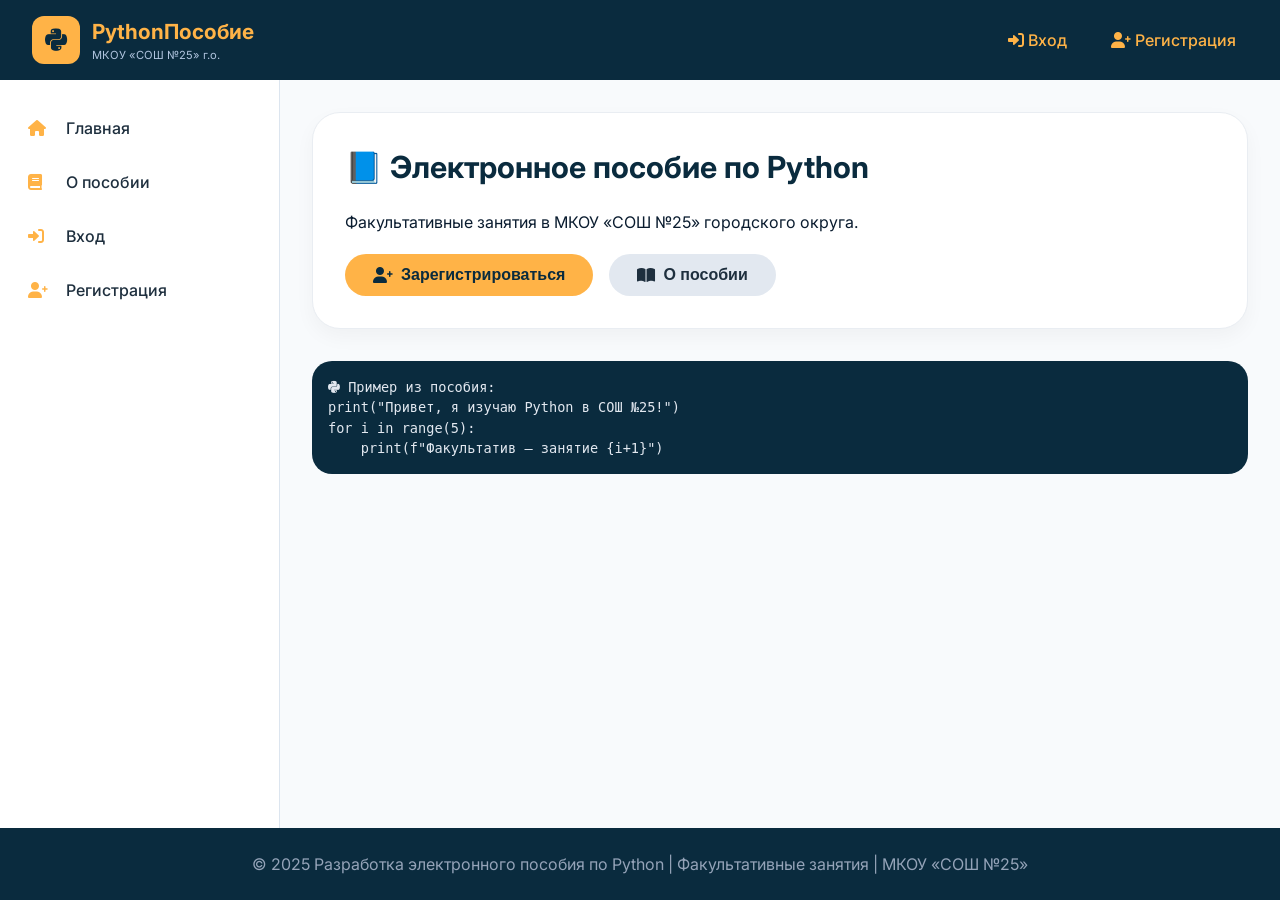
<file: zalik/index.html>
<!DOCTYPE html>
<html lang="ru">
<head>
    <meta charset="UTF-8">
    <meta name="viewport" content="width=device-width, initial-scale=1.0">
    <title>Python Пособие | Главная | МКОУ "СОШ №25"</title>
    <link rel="stylesheet" href="https://cdnjs.cloudflare.com/ajax/libs/font-awesome/6.0.0-beta3/css/all.min.css">
    <link href="https://fonts.googleapis.com/css2?family=Inter:opsz,wght@14..32,300;400;500;600;700;800&display=swap" rel="stylesheet">
    <link rel="stylesheet" href="css/style.css">
</head>
<body>
<div class="wrapper">
    <header class="site-header">
        <div class="logo">
            <div class="logo-img"><i class="fab fa-python"></i></div>
            <div><span>PythonПособие</span><small>МКОУ «СОШ №25» г.о.</small></div>
        </div>
        <div class="header-info" id="headerAuthBlock"></div>
    </header>
    <div class="main-container">
        <aside class="sidebar"><nav class="vertical-menu" id="sidebarMenu"></nav></aside>
        <main class="content" id="mainContent"><div id="dynamicContent"></div></main>
    </div>
    <footer class="site-footer"><p>© 2025 Разработка электронного пособия по Python | Факультативные занятия | МКОУ «СОШ №25»</p></footer>
</div>
<script src="js/main.js"></script>
<script>
    function renderHome() {
        const container = document.getElementById('dynamicContent');
        if (currentUserId) {
            const user = getUserById(currentUserId);
            const isAdminUser = user && user.isAdmin;
            container.innerHTML = `
                <div class="welcome-card">
                    <h1>🐍 Добро пожаловать на факультатив по Python, ${user ? escapeHtml(user.fullName) : 'ученик'}!</h1>
                    <p>Электронное пособие разработано специально для учащихся МКОУ «СОШ №25».</p>
                    <div class="action-buttons">
                        <button class="btn-primary" id="goCreate"><i class="fas fa-file-alt"></i> Подать заявку на пособие</button>
                        <button class="btn-secondary" id="goAbout"><i class="fas fa-info-circle"></i> Узнать о пособии</button>
                        ${isAdminUser ? '<button class="btn-secondary" id="goAdmin"><i class="fas fa-user-shield"></i> Админ-панель</button>' : ''}
                    </div>
                </div>
                <div class="info-blocks">
                    <div class="info-card"><i class="fab fa-python fa-2x"></i><h3>10+ модулей</h3><p>От основ до ООП</p></div>
                    <div class="info-card"><i class="fas fa-laptop-code fa-2x"></i><h3>Интерактивные задачи</h3><p>Практика онлайн</p></div>
                    <div class="info-card"><i class="fas fa-chalkboard-user fa-2x"></i><h3>Поддержка тьюторов</h3><p>Факультатив 2 раза в неделю</p></div>
                </div>
            `;
            document.getElementById('goCreate')?.addEventListener('click',()=>{ window.location.href='create_app.html'; });
            document.getElementById('goAbout')?.addEventListener('click',()=>{ window.location.href='about.html'; });
            document.getElementById('goAdmin')?.addEventListener('click',()=>{ window.location.href='admin.html'; });
        } else {
            container.innerHTML = `
                <div class="welcome-card">
                    <h1>📘 Электронное пособие по Python</h1>
                    <p>Факультативные занятия в МКОУ «СОШ №25» городского округа.</p>
                    <div class="action-buttons">
                        <button class="btn-primary" id="toRegBtn"><i class="fas fa-user-plus"></i> Зарегистрироваться</button>
                        <button class="btn-secondary" id="toAboutBtn"><i class="fas fa-book-open"></i> О пособии</button>
                    </div>
                </div>
                <div class="code-sample">
                    <i class="fab fa-python"></i> Пример из пособия:<br>
                    print("Привет, я изучаю Python в СОШ №25!")<br>
                    for i in range(5):<br>
                    &nbsp;&nbsp;&nbsp;&nbsp;print(f"Факультатив — занятие {i+1}")
                </div>
            `;
            document.getElementById('toRegBtn')?.addEventListener('click',()=>{ window.location.href='register.html'; });
            document.getElementById('toAboutBtn')?.addEventListener('click',()=>{ window.location.href='about.html'; });
        }
    }
    updateHeaderAndMenu();
    renderHome();
</script>
</body>
</html>
</file>
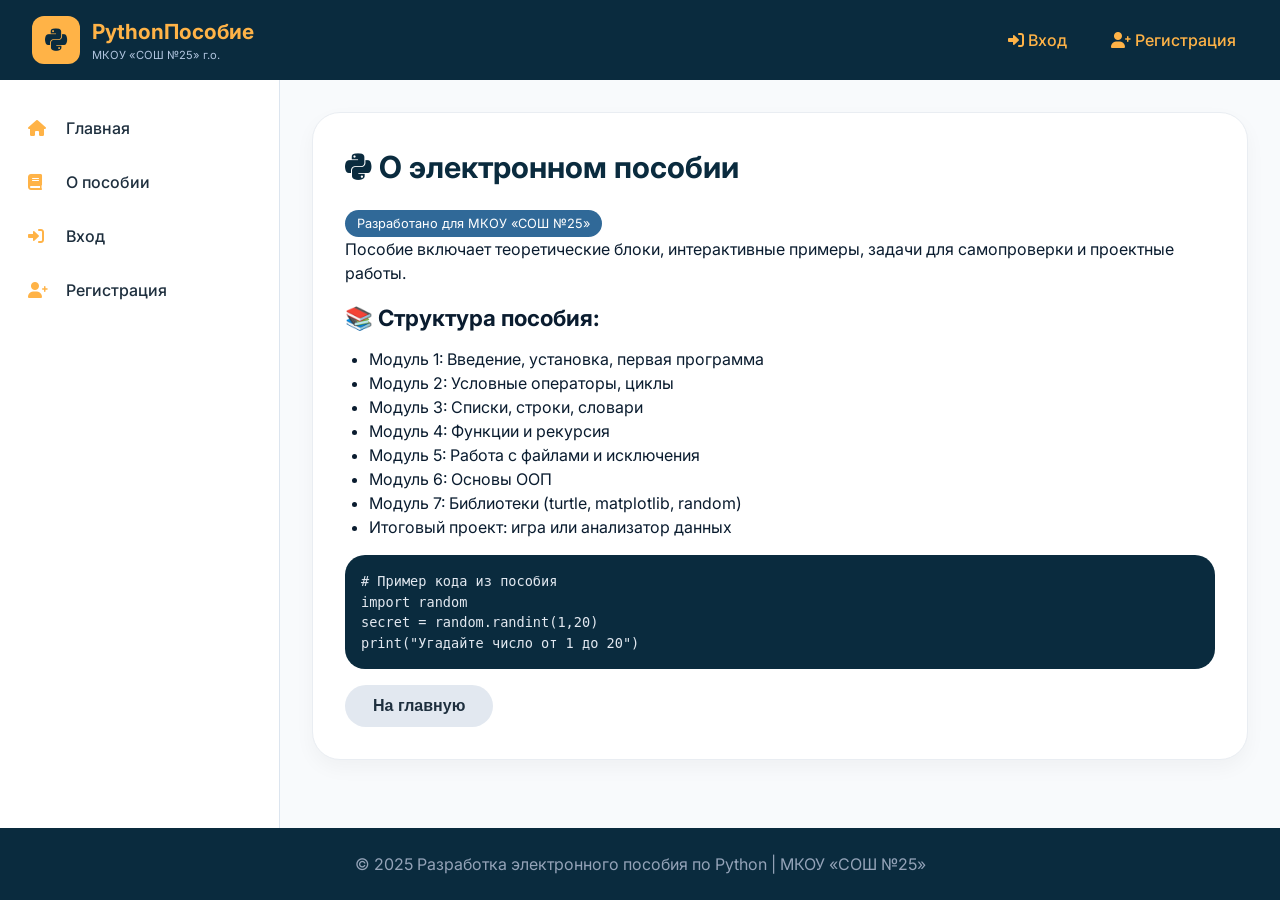
<file: zalik/about.html>
<!DOCTYPE html>
<html lang="ru">
<head>
    <meta charset="UTF-8">
    <meta name="viewport" content="width=device-width, initial-scale=1.0">
    <title>О пособии | Python Факультатив</title>
    <link rel="stylesheet" href="https://cdnjs.cloudflare.com/ajax/libs/font-awesome/6.0.0-beta3/css/all.min.css">
    <link href="https://fonts.googleapis.com/css2?family=Inter:opsz,wght@14..32,300;400;500;600;700;800&display=swap" rel="stylesheet">
    <link rel="stylesheet" href="css/style.css">
</head>
<body>
<div class="wrapper">
    <header class="site-header">
        <div class="logo"><div class="logo-img"><i class="fab fa-python"></i></div><div><span>PythonПособие</span><small>МКОУ «СОШ №25» г.о.</small></div></div>
        <div class="header-info" id="headerAuthBlock"></div>
    </header>
    <div class="main-container">
        <aside class="sidebar"><nav class="vertical-menu" id="sidebarMenu"></nav></aside>
        <main class="content">
            <div class="card">
                <h1><i class="fab fa-python"></i> О электронном пособии</h1>
                <p><span class="badge-python">Разработано для МКОУ «СОШ №25»</span></p>
                <p>Пособие включает теоретические блоки, интерактивные примеры, задачи для самопроверки и проектные работы.</p>
                <h2>📚 Структура пособия:</h2>
                <ul style="margin-left: 1.5rem;">
                    <li>Модуль 1: Введение, установка, первая программа</li>
                    <li>Модуль 2: Условные операторы, циклы</li>
                    <li>Модуль 3: Списки, строки, словари</li>
                    <li>Модуль 4: Функции и рекурсия</li>
                    <li>Модуль 5: Работа с файлами и исключения</li>
                    <li>Модуль 6: Основы ООП</li>
                    <li>Модуль 7: Библиотеки (turtle, matplotlib, random)</li>
                    <li>Итоговый проект: игра или анализатор данных</li>
                </ul>
                <div class="code-sample">
                    # Пример кода из пособия<br>
                    import random<br>
                    secret = random.randint(1,20)<br>
                    print("Угадайте число от 1 до 20")
                </div>
                <button class="btn-secondary" id="backHome">На главную</button>
            </div>
        </main>
    </div>
    <footer class="site-footer"><p>© 2025 Разработка электронного пособия по Python | МКОУ «СОШ №25»</p></footer>
</div>
<script src="js/main.js"></script>
<script>
    updateHeaderAndMenu();
    document.getElementById('backHome')?.addEventListener('click',()=>{ window.location.href='index.html'; });
</script>
</body>
</html>
</file>
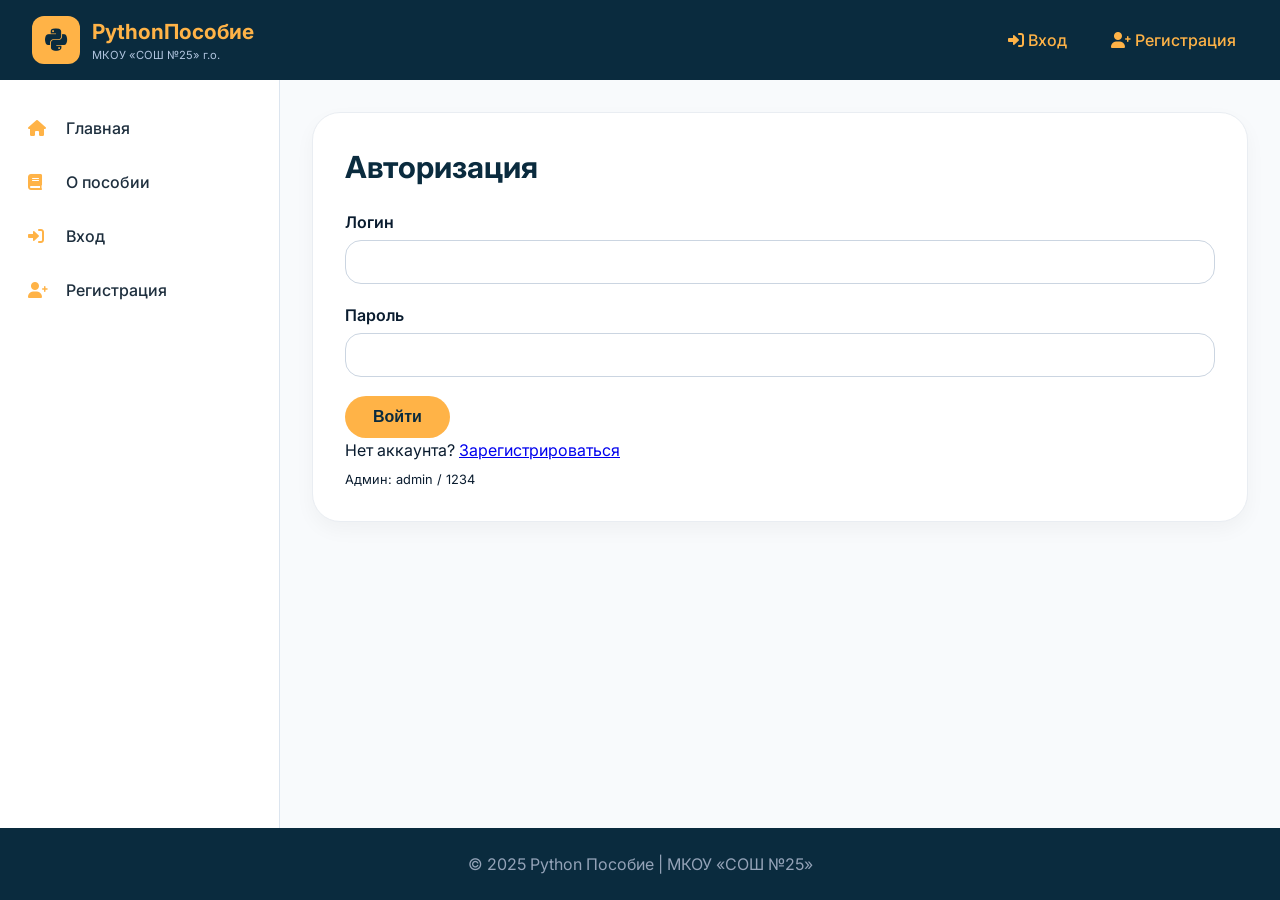
<file: zalik/admin.html>
<!DOCTYPE html>
<html lang="ru">
<head>
    <meta charset="UTF-8">
    <meta name="viewport" content="width=device-width, initial-scale=1.0">
    <title>Админ-панель | Python Факультатив</title>
    <link rel="stylesheet" href="https://cdnjs.cloudflare.com/ajax/libs/font-awesome/6.0.0-beta3/css/all.min.css">
    <link href="https://fonts.googleapis.com/css2?family=Inter:opsz,wght@14..32,300;400;500;600;700;800&display=swap" rel="stylesheet">
    <link rel="stylesheet" href="css/style.css">
</head>
<body>
<div class="wrapper">
    <header class="site-header">
        <div class="logo"><div class="logo-img"><i class="fab fa-python"></i></div><div><span>PythonПособие</span><small>МКОУ «СОШ №25» г.о.</small></div></div>
        <div class="header-info" id="headerAuthBlock"></div>
    </header>
    <div class="main-container">
        <aside class="sidebar"><nav class="vertical-menu" id="sidebarMenu"></nav></aside>
        <main class="content" id="dynamicContent"></main>
    </div>
    <footer class="site-footer"><p>© 2025 Python Пособие | МКОУ «СОШ №25»</p></footer>
</div>
<script src="js/main.js"></script>
<script>
    updateHeaderAndMenu();
    if (!requireAdmin()) {}
    
    function renderAdminPanel() {
        const container = document.getElementById('dynamicContent');
        const stats = getStats();
        const allApps = getAllApps();
        
        let statsHtml = `
            <div class="admin-stats">
                <div class="stat-card"><div class="stat-number">${stats.totalUsers}</div><div>Пользователей</div></div>
                <div class="stat-card"><div class="stat-number">${stats.totalApps}</div><div>Всего заявок</div></div>
                <div class="stat-card"><div class="stat-number">${stats.newApps}</div><div>Новых</div></div>
                <div class="stat-card"><div class="stat-number">${stats.acceptedApps}</div><div>Принятых</div></div>
                <div class="stat-card"><div class="stat-number">${stats.rejectedApps}</div><div>Отклонённых</div></div>
            </div>
        `;
        
        if(allApps.length === 0){
            container.innerHTML = statsHtml + `<div class="card"><h1>Админ-панель</h1><div class="alert info">Заявок пока нет.</div></div>`;
            return;
        }
        
        let rows = '';
        allApps.forEach(app => {
            const user = getUserById(app.userId);
            let statusClass = '';
            if(app.status === 'новая') statusClass = 'status-новая';
            else if(app.status === 'принята') statusClass = 'status-принята';
            else if(app.status === 'отклонена') statusClass = 'status-отклонена';
            
            rows += `<tr>
                <td>${app.id}</td>
                <td>${user ? escapeHtml(user.fullName) : 'Неизвестно'}</td>
                <td>${user ? escapeHtml(user.login) : '?'}</td>
                <td>${escapeHtml(app.address)}</td>
                <td>${escapeHtml(app.contactPhone)}</td>
                <td>${app.desiredDate}</td>
                <td>${app.desiredTime}</td>
                <td>${escapeHtml(app.serviceType)}</td>
                <td>${app.deliveryType}</td>
                <td><span class="status-badge ${statusClass}">${app.status}</span></td>
                <td>${new Date(app.createdAt).toLocaleString()}</td>
                <td>
                    <button class="btn-success" style="padding:6px 12px; margin:2px;" onclick="acceptRequest(${app.id})"><i class="fas fa-check"></i> Принять</button>
                    <button class="btn-danger" style="padding:6px 12px; margin:2px;" onclick="rejectRequest(${app.id})"><i class="fas fa-times"></i> Отклонить</button>
                    <button class="btn-secondary" style="padding:6px 12px; margin:2px; background:#ef4444;" onclick="deleteRequestConfirm(${app.id})"><i class="fas fa-trash"></i> Удалить</button>
                </td>
            </tr>`;
        });
        
        container.innerHTML = statsHtml + `
            <div class="card">
                <h1><i class="fas fa-user-shield"></i> Админ-панель</h1>
                <p>Управление заявками на получение электронного пособия по Python</p>
                <div class="requests-list" style="overflow-x:auto;">
                    <table class="requests-table">
                        <thead><tr>
                            <th>ID</th><th>ФИО</th><th>Логин</th><th>Адрес</th><th>Телефон</th><th>Дата</th><th>Время</th><th>Модуль</th><th>Способ</th><th>Статус</th><th>Создана</th><th>Действия</th>
                        </tr></thead>
                        <tbody>${rows}</tbody>
                    </table>
                </div>
            </div>
        `;
    }
    
    window.acceptRequest = function(id) {
        if(updateRequestStatus(id, 'принята')){
            alert('Заявка принята');
            renderAdminPanel();
        }
    };
    
    window.rejectRequest = function(id) {
        if(updateRequestStatus(id, 'отклонена')){
            alert('Заявка отклонена');
            renderAdminPanel();
        }
    };
    
    window.deleteRequestConfirm = function(id) {
        if(confirm('Удалить заявку №' + id + '?')){
            if(deleteRequest(id)){
                alert('Заявка удалена');
                renderAdminPanel();
            }
        }
    };
    
    renderAdminPanel();
</script>
</body>
</html>
</file>
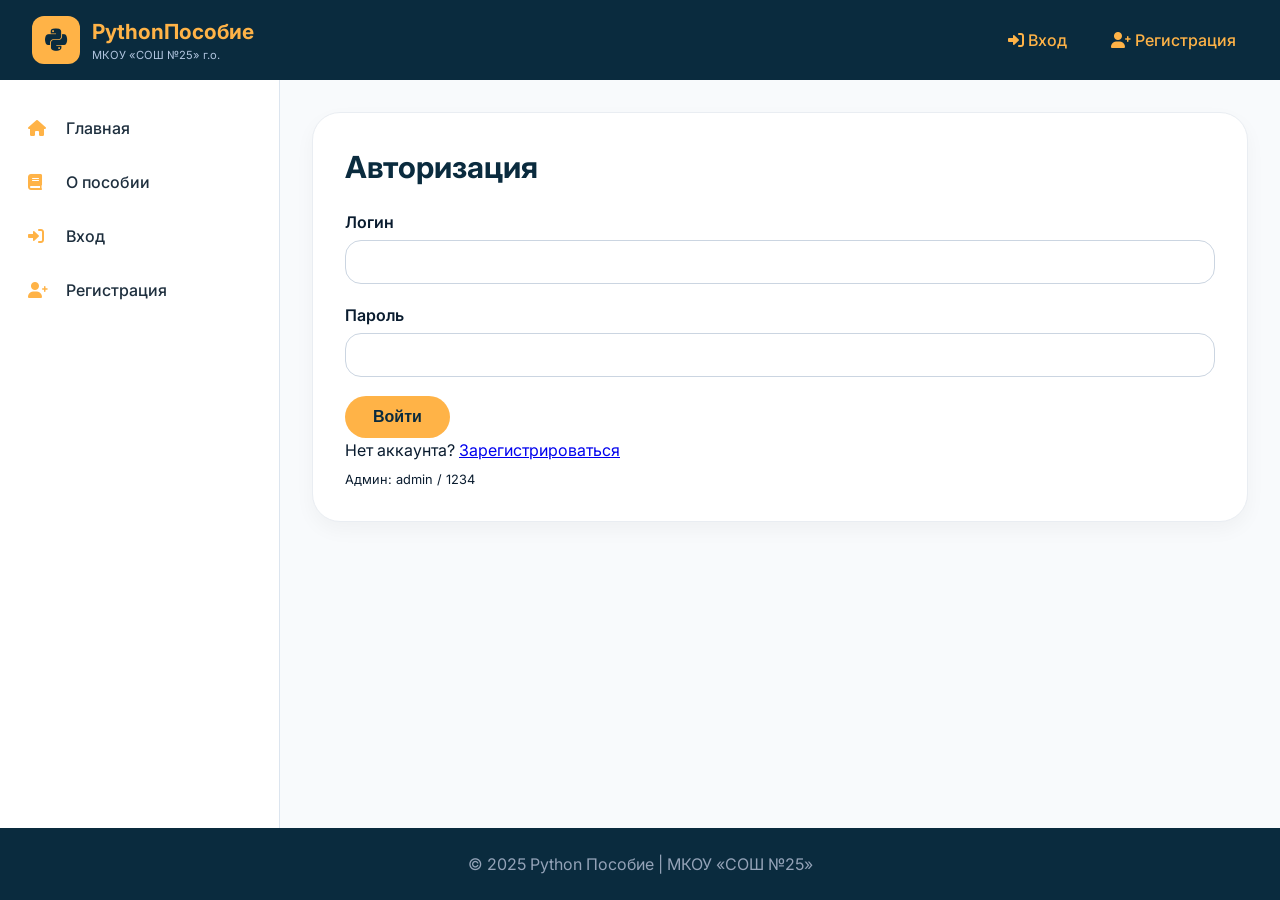
<file: zalik/create.html>
<!DOCTYPE html>
<html lang="ru">
<head>
    <meta charset="UTF-8">
    <meta name="viewport" content="width=device-width, initial-scale=1.0">
    <title>Создание заявки | Python Факультатив</title>
    <link rel="stylesheet" href="https://cdnjs.cloudflare.com/ajax/libs/font-awesome/6.0.0-beta3/css/all.min.css">
    <link href="https://fonts.googleapis.com/css2?family=Inter:opsz,wght@14..32,300;400;500;600;700;800&display=swap" rel="stylesheet">
    <link rel="stylesheet" href="css/style.css">
</head>
<body>
<div class="wrapper">
    <header class="site-header">
        <div class="logo">
            <div class="logo-img"><i class="fab fa-python"></i></div>
            <div><span>PythonПособие</span><small>МКОУ «СОШ №25» г.о.</small></div>
        </div>
        <div class="header-info" id="headerAuthBlock"></div>
    </header>
    <div class="main-container">
        <aside class="sidebar"><nav class="vertical-menu" id="sidebarMenu"></nav></aside>
        <main class="content">
            <div class="form-container">
                <h1>📝 Заявка на получение пособия</h1>
                <p>Заполните форму для участия в факультативе по Python</p>
                <div id="appMsg"></div>
                <form id="appForm" class="styled-form">
                    <div class="form-group">
                        <label><i class="fas fa-map-marker-alt"></i> Адрес проживания *</label>
                        <input type="text" id="appAddress" required placeholder="г. Москва, ул. Ленина, д.10">
                    </div>
                    <div class="form-group">
                        <label><i class="fas fa-phone-alt"></i> Контактный телефон *</label>
                        <input type="tel" id="appPhone" required placeholder="+7 (900) 123-45-67">
                    </div>
                    <div class="form-row">
                        <div class="form-group half">
                            <label><i class="fas fa-calendar-day"></i> Желаемая дата начала *</label>
                            <input type="date" id="appDate" required>
                        </div>
                        <div class="form-group half">
                            <label><i class="fas fa-clock"></i> Удобное время *</label>
                            <input type="time" id="appTime" required>
                        </div>
                    </div>
                    <div class="form-group">
                        <label><i class="fas fa-code"></i> Выберите модуль *</label>
                        <select id="appService" required>
                            <option value="">-- Выберите --</option>
                            <option>Полное электронное пособие (все модули)</option>
                            <option>Базовый курс: Основы Python</option>
                            <option>Продвинутый: ООП и библиотеки</option>
                            <option>Практикум: решение задач</option>
                        </select>
                    </div>
                    <div class="form-group">
                        <label><i class="fas fa-download"></i> Тип получения *</label>
                        <div class="radio-group">
                            <label><input type="radio" name="delivery" value="PDF версия" required> 📄 PDF версия</label>
                            <label><input type="radio" name="delivery" value="Доступ в кабинете"> 💻 Доступ в личном кабинете</label>
                        </div>
                    </div>
                    <button type="submit" class="btn-primary"><i class="fas fa-paper-plane"></i> Подать заявку</button>
                </form>
                <p style="margin-top:1rem; font-size:0.85rem; color:#666;">* Все поля обязательны для заполнения</p>
            </div>
        </main>
    </div>
    <footer class="site-footer"><p>© 2025 Python Пособие | МКОУ «СОШ №25»</p></footer>
</div>
<script src="js/main.js"></script>
<script>
    updateHeaderAndMenu();
    
    // Проверка авторизации
    if (!currentUserId) {
        window.location.href = 'login.html';
    }
    
    document.getElementById('appForm').addEventListener('submit', function(e) {
        e.preventDefault();
        
        // Собираем данные из формы
        const address = document.getElementById('appAddress').value.trim();
        const phone = document.getElementById('appPhone').value.trim();
        const desiredDate = document.getElementById('appDate').value;
        const desiredTime = document.getElementById('appTime').value;
        const serviceType = document.getElementById('appService').value;
        
        // Получаем выбранный тип получения
        let deliveryType = null;
        const radios = document.querySelectorAll('input[name="delivery"]');
        for (let i = 0; i < radios.length; i++) {
            if (radios[i].checked) {
                deliveryType = radios[i].value;
                break;
            }
        }
        
        // Валидация
        if (!address) {
            showMsg('appMsg', '❌ Введите адрес!', 'error');
            return;
        }
        if (!phone) {
            showMsg('appMsg', '❌ Введите телефон!', 'error');
            return;
        }
        if (!desiredDate) {
            showMsg('appMsg', '❌ Выберите дату!', 'error');
            return;
        }
        if (!desiredTime) {
            showMsg('appMsg', '❌ Выберите время!', 'error');
            return;
        }
        if (!serviceType) {
            showMsg('appMsg', '❌ Выберите модуль!', 'error');
            return;
        }
        if (!deliveryType) {
            showMsg('appMsg', '❌ Выберите тип получения!', 'error');
            return;
        }
        
        // Создаём ID для новой заявки
        let newId = 1;
        if (applications.length > 0) {
            let maxId = 0;
            for (let i = 0; i < applications.length; i++) {
                if (applications[i].id > maxId) {
                    maxId = applications[i].id;
                }
            }
            newId = maxId + 1;
        }
        
        // Создаём объект заявки
        const newApplication = {
            id: newId,
            userId: currentUserId,
            address: address,
            contactPhone: phone,
            desiredDate: desiredDate,
            desiredTime: desiredTime,
            serviceType: serviceType,
            deliveryType: deliveryType,
            status: 'новая',
            createdAt: Date.now()
        };
        
        // Добавляем в массив
        applications.push(newApplication);
        
        // Сохраняем в localStorage
        localStorage.setItem('python_applications', JSON.stringify(applications));
        
        // Показываем сообщение
        showMsg('appMsg', '✅ Заявка успешно отправлена!', 'success');
        
        // Перенаправляем через 1.5 секунды
        setTimeout(function() {
            window.location.href = 'my_apps.html';
        }, 1500);
    });
</script>
</body>
</html>
</file>
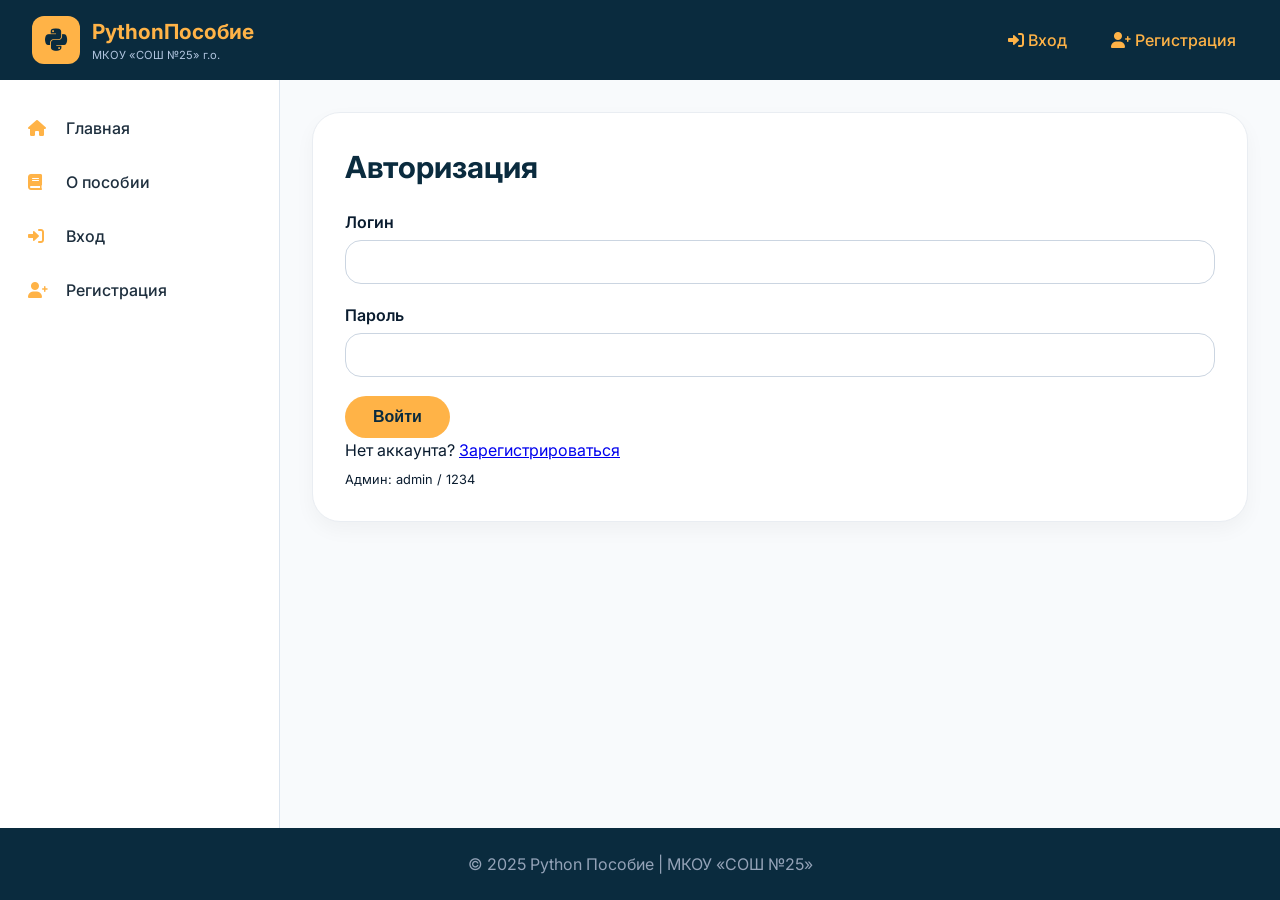
<file: zalik/login.html>
<!DOCTYPE html>
<html lang="ru">
<head>
    <meta charset="UTF-8">
    <meta name="viewport" content="width=device-width, initial-scale=1.0">
    <title>Вход | Python Факультатив</title>
    <link rel="stylesheet" href="https://cdnjs.cloudflare.com/ajax/libs/font-awesome/6.0.0-beta3/css/all.min.css">
    <link href="https://fonts.googleapis.com/css2?family=Inter:opsz,wght@14..32,300;400;500;600;700;800&display=swap" rel="stylesheet">
    <link rel="stylesheet" href="css/style.css">
</head>
<body>
<div class="wrapper">
    <header class="site-header">
        <div class="logo"><div class="logo-img"><i class="fab fa-python"></i></div><div><span>PythonПособие</span><small>МКОУ «СОШ №25» г.о.</small></div></div>
        <div class="header-info" id="headerAuthBlock"></div>
    </header>
    <div class="main-container">
        <aside class="sidebar"><nav class="vertical-menu" id="sidebarMenu"></nav></aside>
        <main class="content">
            <div class="form-container">
                <h1>Авторизация</h1>
                <div id="loginMsg"></div>
                <form id="loginForm" class="styled-form">
                    <div class="form-group"><label>Логин</label><input type="text" id="loginUser" required></div>
                    <div class="form-group"><label>Пароль</label><input type="password" id="loginPass" required></div>
                    <button type="submit" class="btn-primary">Войти</button>
                </form>
                <p>Нет аккаунта? <a href="register.html">Зарегистрироваться</a></p>
                <p style="margin-top:0.5rem; font-size:0.8rem;">Админ: admin / 1234</p>
            </div>
        </main>
    </div>
    <footer class="site-footer"><p>© 2025 Python Пособие | МКОУ «СОШ №25»</p></footer>
</div>
<script src="js/main.js"></script>
<script>
    updateHeaderAndMenu();
    document.getElementById('loginForm').addEventListener('submit',(e)=>{
        e.preventDefault();
        const login = document.getElementById('loginUser').value.trim();
        const pwd = document.getElementById('loginPass').value.trim();
        const user = users.find(u=>u.login===login && u.password===pwd);
        if(user){
            currentUserId = user.id;
            localStorage.setItem('python_current_user',currentUserId);
            window.location.href = 'index.html';
        } else { showMsg('loginMsg','Неверный логин или пароль','error'); }
    });
</script>
</body>
</html>
</file>
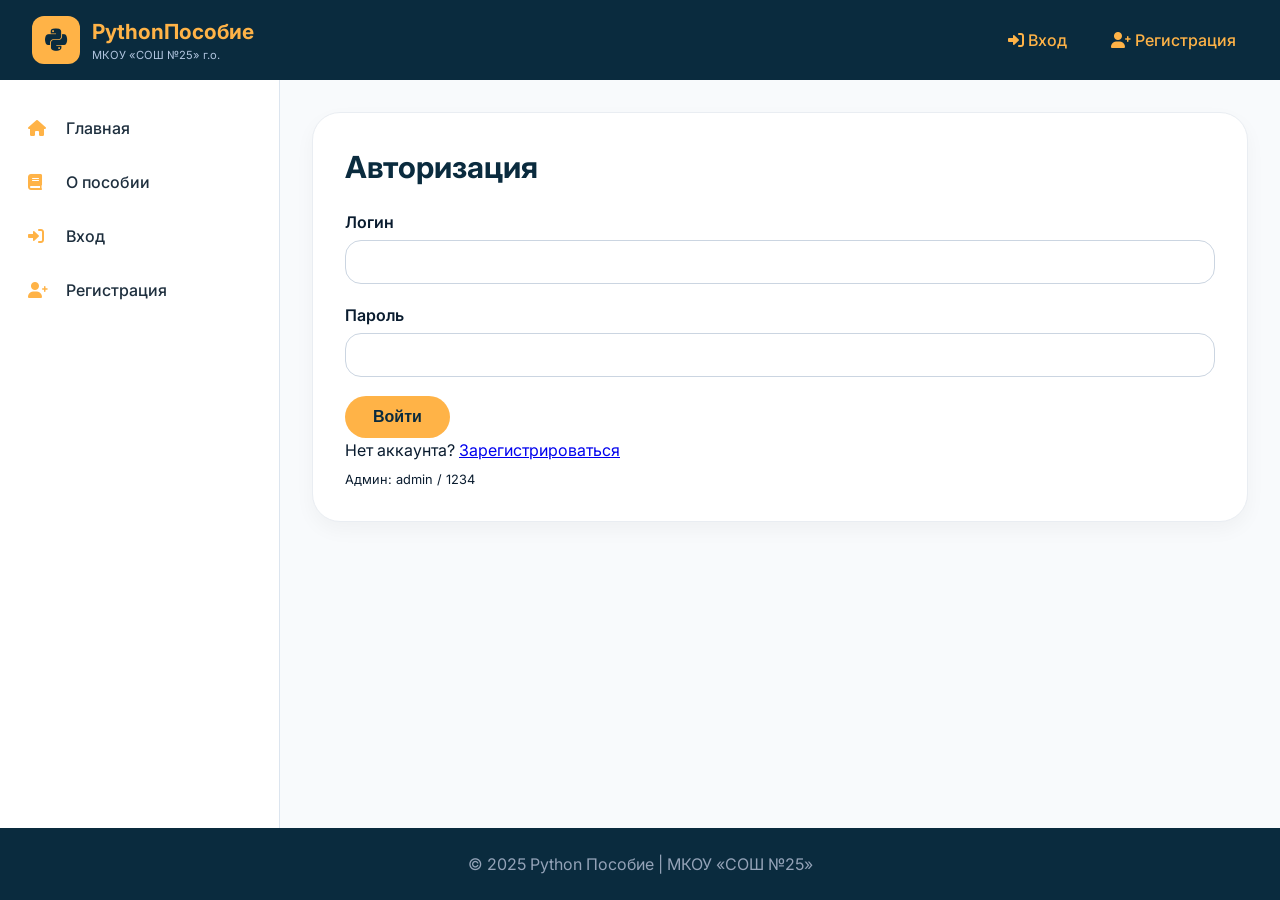
<file: zalik/logout.html>
<!DOCTYPE html>
<html lang="ru">
<head>
    <meta charset="UTF-8">
    <meta name="viewport" content="width=device-width, initial-scale=1.0">
    <title>Мои заявки | Python Факультатив</title>
    <link rel="stylesheet" href="https://cdnjs.cloudflare.com/ajax/libs/font-awesome/6.0.0-beta3/css/all.min.css">
    <link href="https://fonts.googleapis.com/css2?family=Inter:opsz,wght@14..32,300;400;500;600;700;800&display=swap" rel="stylesheet">
    <link rel="stylesheet" href="css/style.css">
</head>
<body>
<div class="wrapper">
    <header class="site-header">
        <div class="logo"><div class="logo-img"><i class="fab fa-python"></i></div><div><span>PythonПособие</span><small>МКОУ «СОШ №25» г.о.</small></div></div>
        <div class="header-info" id="headerAuthBlock"></div>
    </header>
    <div class="main-container">
        <aside class="sidebar"><nav class="vertical-menu" id="sidebarMenu"></nav></aside>
        <main class="content" id="dynamicContent"></main>
    </div>
    <footer class="site-footer"><p>© 2025 Python Пособие | МКОУ «СОШ №25»</p></footer>
</div>
<script src="js/main.js"></script>
<script>
    updateHeaderAndMenu();
    if (!requireAuth()) {}
    function renderMyApps() {
        const container = document.getElementById('dynamicContent');
        const userApps = getUserApps(currentUserId);
        if(userApps.length===0){
            container.innerHTML=`<div class="card"><h1>Мои заявки</h1><div class="alert info">Вы ещё не подавали заявку. <button class="btn-primary" id="createFirstBtn">Создать заявку</button></div></div>`;
            document.getElementById('createFirstBtn')?.addEventListener('click',()=>{ window.location.href='create_app.html'; });
            return;
        }
        let rows='';
        userApps.forEach(a=>{
            let statusClass = '';
            if(a.status === 'новая') statusClass = 'status-новая';
            else if(a.status === 'принята') statusClass = 'status-принята';
            else if(a.status === 'отклонена') statusClass = 'status-отклонена';
            rows+=`<tr><td>${a.id}</td><td>${escapeHtml(a.address)}</td><td>${escapeHtml(a.contactPhone)}</td><td>${a.desiredDate}</td><td>${a.desiredTime}</td><td>${escapeHtml(a.serviceType)}</td><td>${a.deliveryType}</td><td><span class="status-badge ${statusClass}">${a.status}</span></td><td>${new Date(a.createdAt).toLocaleString()}</td></tr>`;
        });
        container.innerHTML=`
            <div style="display:flex; justify-content:space-between; align-items:center; flex-wrap:wrap;"><h1>📋 Мои заявки</h1><button class="btn-primary" id="newAppBtn"><i class="fas fa-plus"></i> Новая заявка</button></div>
            <div class="requests-list" style="overflow-x:auto;"><table class="requests-table"><thead><tr><th>ID</th><th>Адрес</th><th>Телефон</th><th>Дата</th><th>Время</th><th>Модуль</th><th>Способ</th><th>Статус</th><th>Дата заявки</th></tr></thead><tbody>${rows}</tbody></table></div>
        `;
        document.getElementById('newAppBtn')?.addEventListener('click',()=>{ window.location.href='create_app.html'; });
    }
    renderMyApps();
</script>
</body>
</html>
</file>
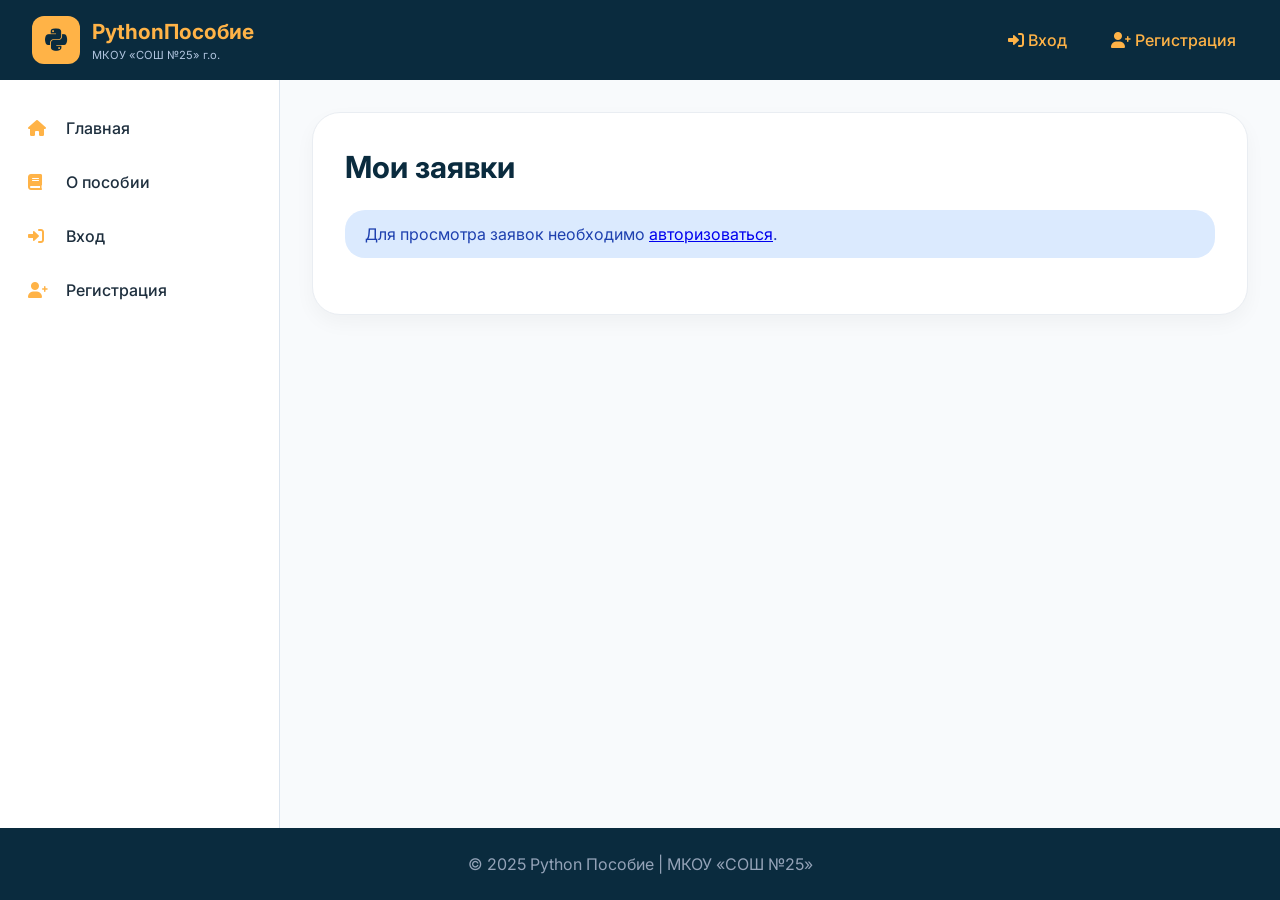
<file: zalik/my_apps.html>
<!DOCTYPE html>
<html lang="ru">
<head>
    <meta charset="UTF-8">
    <meta name="viewport" content="width=device-width, initial-scale=1.0">
    <title>Мои заявки | Python Факультатив</title>
    <link rel="stylesheet" href="https://cdnjs.cloudflare.com/ajax/libs/font-awesome/6.0.0-beta3/css/all.min.css">
    <link href="https://fonts.googleapis.com/css2?family=Inter:opsz,wght@14..32,300;400;500;600;700;800&display=swap" rel="stylesheet">
    <link rel="stylesheet" href="css/style.css">
</head>
<body>
<div class="wrapper">
    <header class="site-header">
        <div class="logo">
            <div class="logo-img"><i class="fab fa-python"></i></div>
            <div><span>PythonПособие</span><small>МКОУ «СОШ №25» г.о.</small></div>
        </div>
        <div class="header-info" id="headerAuthBlock"></div>
    </header>
    <div class="main-container">
        <aside class="sidebar"><nav class="vertical-menu" id="sidebarMenu"></nav></aside>
        <main class="content" id="dynamicContent"></main>
    </div>
    <footer class="site-footer"><p>© 2025 Python Пособие | МКОУ «СОШ №25»</p></footer>
</div>
<script src="js/main.js"></script>
<script>
    updateHeaderAndMenu();
    
    // Проверка авторизации
    if (!currentUserId) {
        document.getElementById('dynamicContent').innerHTML = `
            <div class="card">
                <h1>Мои заявки</h1>
                <div class="alert info">Для просмотра заявок необходимо <a href="login.html">авторизоваться</a>.</div>
            </div>
        `;
    } else {
        renderMyApps();
    }
    
    function renderMyApps() {
        const container = document.getElementById('dynamicContent');
        
        // Получаем заявки текущего пользователя
        const userApps = applications.filter(function(app) {
            return app.userId == currentUserId;
        }).sort(function(a, b) {
            return b.createdAt - a.createdAt;
        });
        
        // Кнопка новой заявки
        const newRequestBtn = `
            <div style="display:flex; justify-content:space-between; align-items:center; flex-wrap:wrap; margin-bottom:1.5rem;">
                <h1>📋 Мои заявки на пособие</h1>
                <button class="btn-primary" id="newAppBtn" style="cursor:pointer;"><i class="fas fa-plus"></i> Новая заявка</button>
            </div>
        `;
        
        // Если заявок нет
        if (userApps.length === 0) {
            container.innerHTML = newRequestBtn + `
                <div class="card">
                    <div class="alert info">📭 Вы ещё не подавали заявку на получение электронного пособия.</div>
                    <p>Нажмите кнопку «Новая заявка», чтобы подать заявку на участие в факультативе по Python.</p>
                </div>
            `;
            document.getElementById('newAppBtn')?.addEventListener('click', function() {
                window.location.href = 'create_app.html';
            });
            return;
        }
        
        // Формируем таблицу
        let rows = '';
        for (let i = 0; i < userApps.length; i++) {
            const a = userApps[i];
            let statusClass = '';
            if (a.status === 'новая') statusClass = 'status-новая';
            else if (a.status === 'принята') statusClass = 'status-принята';
            else if (a.status === 'отклонена') statusClass = 'status-отклонена';
            
            const createdDate = new Date(a.createdAt).toLocaleString('ru-RU');
            
            rows += '<tr>';
            rows += '<td>' + a.id + '</td>';
            rows += '<td>' + escapeHtml(a.address || '—') + '</td>';
            rows += '<td>' + escapeHtml(a.contactPhone || '—') + '</td>';
            rows += '<td>' + (a.desiredDate || '—') + '</td>';
            rows += '<td>' + (a.desiredTime || '—') + '</td>';
            rows += '<td>' + escapeHtml(a.serviceType || '—') + '</td>';
            rows += '<td>' + (a.deliveryType || '—') + '</td>';
            rows += '<td><span class="status-badge ' + statusClass + '">' + (a.status || 'новая') + '</span></td>';
            rows += '<td>' + createdDate + '</td>';
            rows += '</tr>';
        }
        
        container.innerHTML = newRequestBtn + `
            <div class="requests-list" style="overflow-x:auto;">
                <table class="requests-table">
                    <thead>
                        <tr>
                            <th>ID</th>
                            <th>Адрес</th>
                            <th>Телефон</th>
                            <th>Дата</th>
                            <th>Время</th>
                            <th>Модуль/Услуга</th>
                            <th>Способ получения</th>
                            <th>Статус</th>
                            <th>Дата подачи</th>
                        </tr>
                    </thead>
                    <tbody>${rows}</tbody>
                </table>
            </div>
        `;
        
        document.getElementById('newAppBtn')?.addEventListener('click', function() {
            window.location.href = 'create_app.html';
        });
    }
</script>
</body>
</html>
</file>
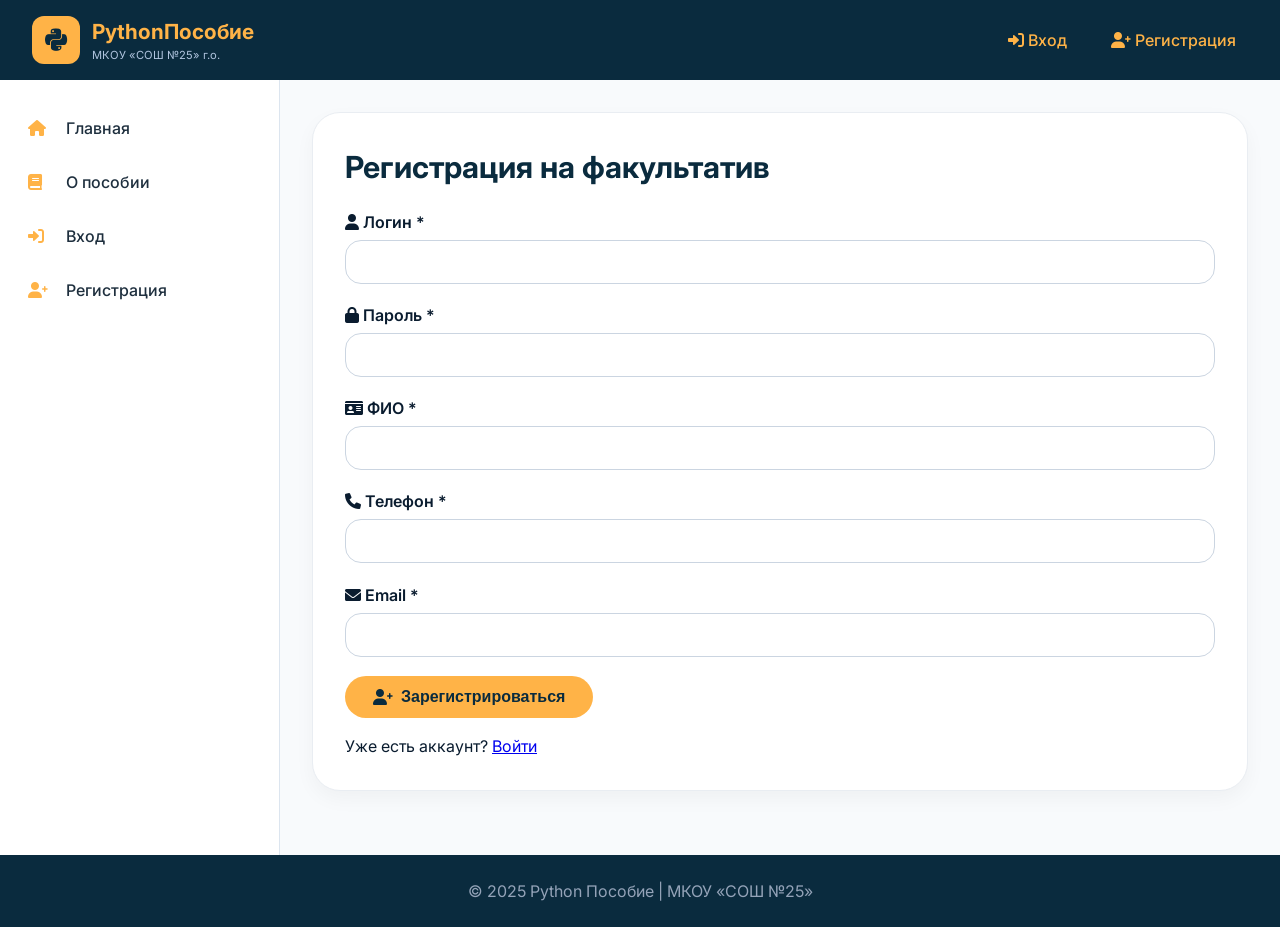
<file: zalik/register.html>
<!DOCTYPE html>
<html lang="ru">
<head>
    <meta charset="UTF-8">
    <meta name="viewport" content="width=device-width, initial-scale=1.0">
    <title>Регистрация | Python Факультатив</title>
    <link rel="stylesheet" href="https://cdnjs.cloudflare.com/ajax/libs/font-awesome/6.0.0-beta3/css/all.min.css">
    <link href="https://fonts.googleapis.com/css2?family=Inter:opsz,wght@14..32,300;400;500;600;700;800&display=swap" rel="stylesheet">
    <link rel="stylesheet" href="css/style.css">
</head>
<body>
<div class="wrapper">
    <header class="site-header">
        <div class="logo"><div class="logo-img"><i class="fab fa-python"></i></div><div><span>PythonПособие</span><small>МКОУ «СОШ №25» г.о.</small></div></div>
        <div class="header-info" id="headerAuthBlock"></div>
    </header>
    <div class="main-container">
        <aside class="sidebar"><nav class="vertical-menu" id="sidebarMenu"></nav></aside>
        <main class="content">
            <div class="form-container">
                <h1>Регистрация на факультатив</h1>
                <div id="regMsg"></div>
                <form id="regForm" class="styled-form">
                    <div class="form-group"><label><i class="fas fa-user"></i> Логин *</label><input type="text" id="regLogin" required></div>
                    <div class="form-group"><label><i class="fas fa-lock"></i> Пароль *</label><input type="password" id="regPassword" required></div>
                    <div class="form-group"><label><i class="fas fa-id-card"></i> ФИО *</label><input type="text" id="regFullName" required></div>
                    <div class="form-group"><label><i class="fas fa-phone"></i> Телефон *</label><input type="tel" id="regPhone" required></div>
                    <div class="form-group"><label><i class="fas fa-envelope"></i> Email *</label><input type="email" id="regEmail" required></div>
                    <button type="submit" class="btn-primary"><i class="fas fa-user-plus"></i> Зарегистрироваться</button>
                </form>
                <p style="margin-top:1rem;">Уже есть аккаунт? <a href="login.html">Войти</a></p>
            </div>
        </main>
    </div>
    <footer class="site-footer"><p>© 2025 Python Пособие | МКОУ «СОШ №25»</p></footer>
</div>
<script src="js/main.js"></script>
<script>
    updateHeaderAndMenu();
    document.getElementById('regForm').addEventListener('submit', (e) => {
        e.preventDefault();
        const login = document.getElementById('regLogin').value.trim();
        const pwd = document.getElementById('regPassword').value.trim();
        const fullName = document.getElementById('regFullName').value.trim();
        const phone = document.getElementById('regPhone').value.trim();
        const email = document.getElementById('regEmail').value.trim();
        if (!login || !pwd || !fullName || !phone || !email) { showMsg('regMsg','Все поля обязательны!','error'); return; }
        if (users.find(u=>u.login===login)) { showMsg('regMsg','Логин занят','error'); return; }
        const newId = users.length ? Math.max(...users.map(u=>u.id))+1 : 1;
        users.push({id:newId, login, password:pwd, fullName, phone, email, isAdmin:false, createdAt:Date.now()});
        saveUsers();
        showMsg('regMsg','Регистрация успешна! Теперь войдите.','success');
        setTimeout(()=>{ window.location.href='login.html'; },1500);
    });
</script>
</body>
</html>
</file>
<file: zalik/css/style.css>
/* style.css - единый дизайн для всех страниц */
* {
    margin: 0;
    padding: 0;
    box-sizing: border-box;
}

body {
    font-family: 'Inter', sans-serif;
    background: #f0f4f8;
    color: #0a1c2f;
    line-height: 1.5;
}

.wrapper {
    display: flex;
    flex-direction: column;
    min-height: 100vh;
}

/* ШАПКА */
.site-header {
    background: #0a2b3e;
    color: white;
    padding: 1rem 2rem;
    display: flex;
    justify-content: space-between;
    align-items: center;
    flex-wrap: wrap;
    gap: 1rem;
    box-shadow: 0 4px 12px rgba(0,0,0,0.1);
}

.logo {
    display: flex;
    align-items: center;
    gap: 12px;
}

.logo-img {
    width: 48px;
    height: 48px;
    background: #ffb347;
    border-radius: 12px;
    display: flex;
    align-items: center;
    justify-content: center;
    font-weight: bold;
    font-size: 1.6rem;
    color: #0a2b3e;
}

.logo span {
    font-size: 1.3rem;
    font-weight: 700;
    color: #ffb347;
}

.logo small {
    font-size: 0.7rem;
    color: #b0c4de;
    display: block;
}

.header-info {
    display: flex;
    gap: 20px;
    align-items: center;
}

.header-info a {
    color: #ffb347;
    text-decoration: none;
    font-weight: 500;
    padding: 6px 12px;
    border-radius: 30px;
    transition: 0.2s;
}

.header-info a:hover {
    background: rgba(255,180,71,0.2);
}

/* ОСНОВНОЙ БЛОК + вертикальное меню */
.main-container {
    display: flex;
    flex: 1;
}

.sidebar {
    width: 280px;
    background: #ffffff;
    border-right: 1px solid #dce5ef;
    padding: 1.5rem 0;
}

.vertical-menu {
    display: flex;
    flex-direction: column;
    gap: 6px;
}

.vertical-menu a {
    padding: 12px 24px;
    text-decoration: none;
    color: #1e2f3e;
    font-weight: 500;
    display: flex;
    align-items: center;
    gap: 14px;
    border-left: 4px solid transparent;
    transition: 0.2s;
}

.vertical-menu a i {
    width: 24px;
    color: #ffb347;
}

.vertical-menu a:hover {
    background: #fff5e6;
    border-left-color: #ffb347;
}

.content {
    flex: 1;
    padding: 2rem;
    background: #f8fafc;
}

/* Карточки, формы, таблицы */
.card, .form-container, .welcome-card, .requests-list {
    background: white;
    border-radius: 28px;
    padding: 2rem;
    box-shadow: 0 8px 20px rgba(0,0,0,0.04);
    margin-bottom: 2rem;
    border: 1px solid #e9edf2;
}

h1 {
    font-size: 1.9rem;
    margin-bottom: 1.2rem;
    font-weight: 700;
    color: #0a2b3e;
}

h2 {
    font-size: 1.4rem;
    margin: 1rem 0 0.8rem;
}

.badge-python {
    background: #306998;
    color: white;
    padding: 4px 12px;
    border-radius: 50px;
    font-size: 0.8rem;
    display: inline-block;
}

.badge-admin {
    background: #dc2626;
    color: white;
    padding: 4px 12px;
    border-radius: 50px;
    font-size: 0.7rem;
    margin-left: 10px;
}

.styled-form .form-group {
    margin-bottom: 1.2rem;
}

.styled-form label {
    display: block;
    margin-bottom: 6px;
    font-weight: 600;
}

.styled-form input, .styled-form select, .styled-form textarea {
    width: 100%;
    padding: 12px 14px;
    border: 1px solid #cbd5e1;
    border-radius: 16px;
    font-size: 1rem;
    transition: 0.2s;
}

.styled-form input:focus, .styled-form select:focus {
    outline: none;
    border-color: #ffb347;
    box-shadow: 0 0 0 3px rgba(255,180,71,0.2);
}

.form-row {
    display: flex;
    gap: 1rem;
    flex-wrap: wrap;
}

.form-group.half {
    flex: 1;
}

.radio-group {
    display: flex;
    gap: 24px;
    margin-top: 8px;
}

.btn-primary, .btn-secondary, .btn-danger, .btn-success {
    display: inline-flex;
    align-items: center;
    gap: 8px;
    padding: 12px 28px;
    border-radius: 40px;
    border: none;
    font-weight: 600;
    cursor: pointer;
    font-size: 1rem;
    transition: 0.2s;
    text-decoration: none;
}

.btn-primary {
    background: #ffb347;
    color: #0a2b3e;
}

.btn-primary:hover {
    background: #f5a623;
    transform: scale(0.98);
}

.btn-secondary {
    background: #e2e8f0;
    color: #1e2f3e;
}

.btn-danger {
    background: #dc2626;
    color: white;
}

.btn-danger:hover {
    background: #b91c1c;
}

.btn-success {
    background: #10b981;
    color: white;
}

.btn-success:hover {
    background: #059669;
}

.alert {
    padding: 12px 20px;
    border-radius: 20px;
    margin-bottom: 1.5rem;
}

.alert.error { background: #fee2e2; color: #b91c1c; border-left: 5px solid #b91c1c; }
.alert.success { background: #dcfce7; color: #166534; border-left: 5px solid #166534; }
.alert.info { background: #dbeafe; color: #1e40af; }

.requests-table {
    width: 100%;
    border-collapse: collapse;
    background: white;
    border-radius: 20px;
    overflow: hidden;
}

.requests-table th, .requests-table td {
    padding: 14px 12px;
    text-align: left;
    border-bottom: 1px solid #e2e8f0;
}

.requests-table th {
    background: #f1f5f9;
}

.status-badge {
    padding: 4px 12px;
    border-radius: 40px;
    font-size: 0.75rem;
    font-weight: 600;
    display: inline-block;
}

.status-новая { background: #fff3cd; color: #856404; }
.status-принята { background: #d1fae5; color: #065f46; }
.status-отклонена { background: #fee2e2; color: #991b1b; }

.action-buttons {
    display: flex;
    gap: 16px;
    margin-top: 20px;
    flex-wrap: wrap;
}

.info-blocks {
    display: flex;
    gap: 1.5rem;
    flex-wrap: wrap;
    margin-top: 2rem;
}

.info-card {
    background: white;
    padding: 1.5rem;
    border-radius: 24px;
    flex: 1;
    text-align: center;
    border: 1px solid #eef2ff;
}

.code-sample {
    background: #0a2b3e;
    color: #e2e8f0;
    padding: 1rem;
    border-radius: 20px;
    font-family: monospace;
    font-size: 0.85rem;
    margin: 1rem 0;
    overflow-x: auto;
}

.admin-stats {
    display: flex;
    gap: 1.5rem;
    margin-bottom: 2rem;
    flex-wrap: wrap;
}

.stat-card {
    background: white;
    padding: 1.5rem;
    border-radius: 24px;
    flex: 1;
    text-align: center;
    border: 1px solid #eef2ff;
}

.stat-number {
    font-size: 2.5rem;
    font-weight: 700;
    color: #ffb347;
}

.site-footer {
    background: #0a2b3e;
    color: #94a3b8;
    text-align: center;
    padding: 1.5rem;
    margin-top: auto;
}

@media (max-width: 768px) {
    .main-container { flex-direction: column; }
    .sidebar { width: 100%; border-right: none; border-bottom: 1px solid #dce5ef; padding: 0.8rem 0; }
    .vertical-menu { flex-direction: row; flex-wrap: wrap; justify-content: center; gap: 6px; }
    .vertical-menu a { border-left: none; border-bottom: 3px solid transparent; padding: 10px 16px; }
    .vertical-menu a:hover { border-bottom-color: #ffb347; }
    .content { padding: 1.5rem; }
    .requests-table { font-size: 0.8rem; }
    .btn-danger, .btn-success { padding: 6px 12px; font-size: 0.75rem; }
}
</file>
